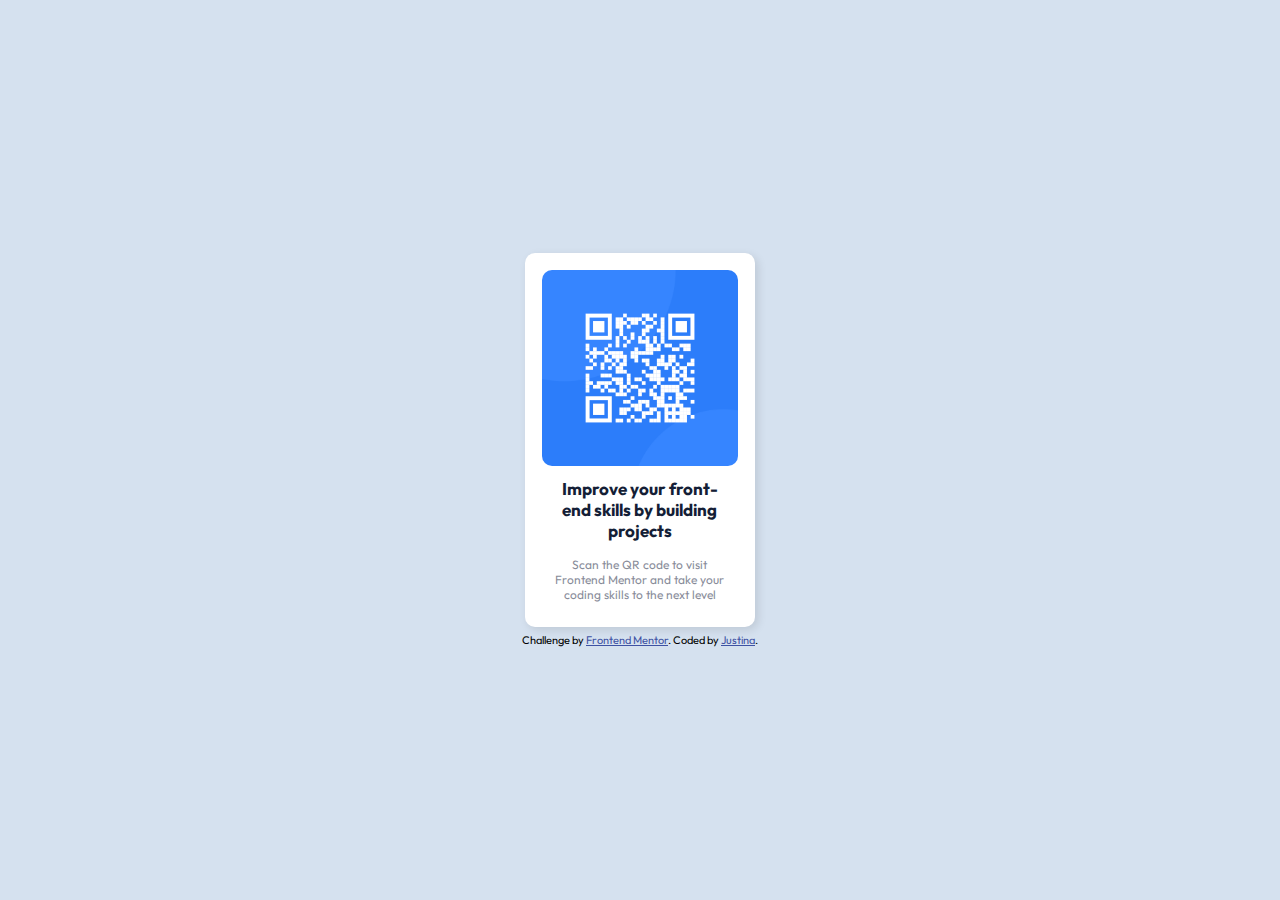
<file: qr-code-component-main/index.html>
<!DOCTYPE html>
<html lang="en">

<head>
  <meta charset="UTF-8">
  <meta name="viewport" content="width=device-width, initial-scale=1.0">

  <!-- displays site properly based on user's device -->

  <link rel="icon" type="image/png" sizes="32x32" href="./images/favicon-32x32.png">

  <link rel="stylesheet" href="styles.css">

  <title>Frontend Mentor | QR code component</title>

  <style>

  </style>
</head>

<body>
  <div class="caja-contenido">

    <div class="caja-grande">
      <div class="imagen"><img src="images/image-qr-code.png" alt="Código QR para escanear"></div>
      <div class="titulo">Improve your front-end skills by building projects</div>
      <div class="contenido">Scan the QR code to visit Frontend Mentor and take your coding skills to the next level</div>
    </div>

    <div class="attribution">
      Challenge by <a href="https://www.frontendmentor.io?ref=challenge" target="_blank">Frontend Mentor</a>.
      Coded by <a href="#">Justina</a>.
    </div>
  </div>
</body>

</html>
</file>
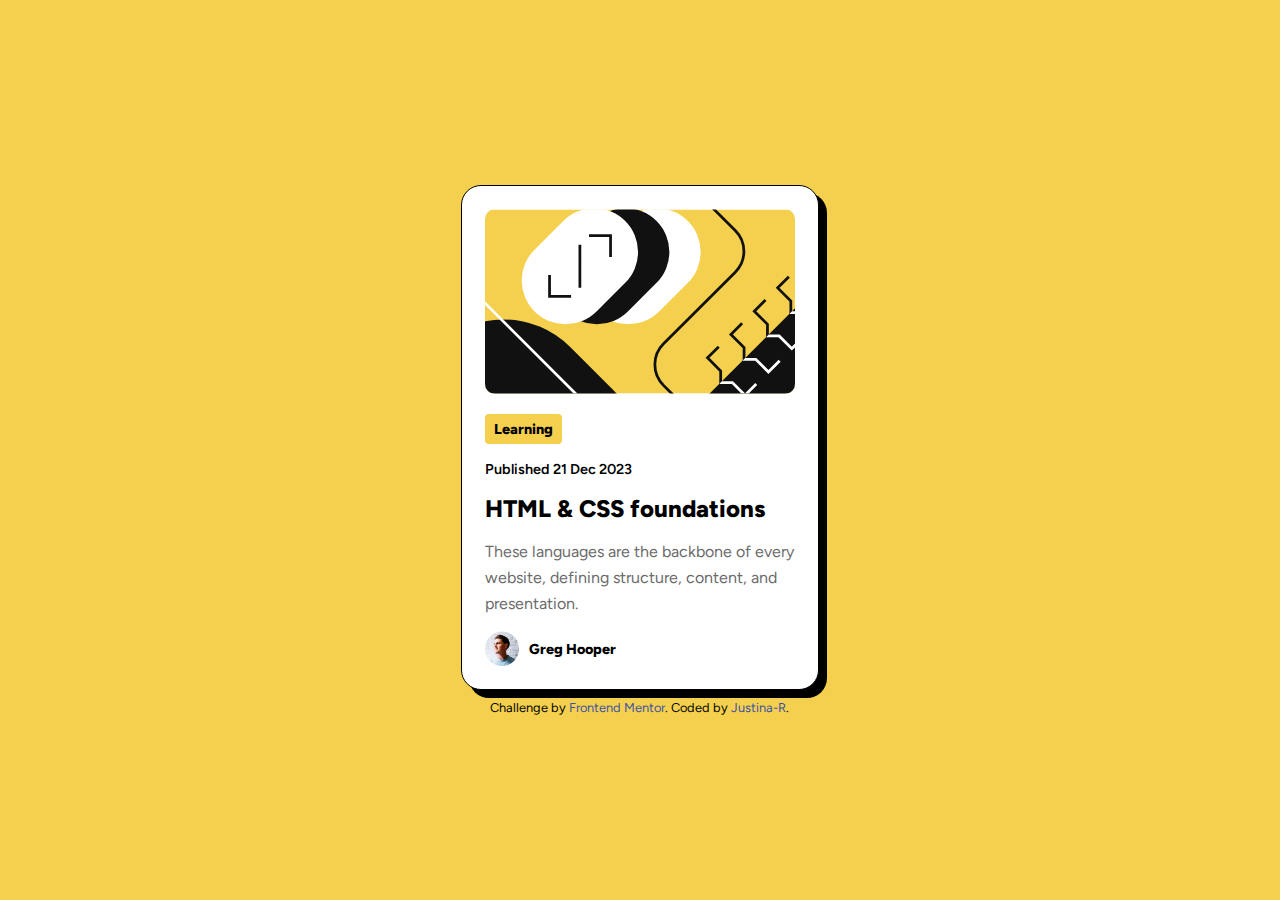
<file: blog-preview-card-main/live-site/index.html>
<!DOCTYPE html>
<html lang="en">
<head>
  <meta charset="UTF-8">
  <meta name="viewport" content="width=device-width, initial-scale=1.0"> <!-- displays site properly based on user's device -->

  <link rel="icon" type="image/png" sizes="32x32" href="../assets/images/favicon-32x32.png">
  
  <title>Frontend Mentor | Blog preview card</title>

  <link rel="stylesheet" href="fonts.css">

  <link rel="stylesheet" href="styles.css">
  
</head>
<body>

  <div class="contenedor">
    <div class="card">
      <div class="imagen"><img src="../assets/images/illustration-article.svg" alt="Imagen ilustrada para introducir a HTML y CSS"></div>
      <div class="categoria">Learning</div>
      <p class="publicacion">Published 21 Dec 2023</p>
      <h1 class="titulo">HTML & CSS foundations</h1>
      <p class="contenido">These languages are the backbone of every website, defining structure, content, and presentation.</p>
      <div class="autor">
        <img src="../assets/images/image-avatar.webp" alt="imagen del autor del blog">
        <p class="nombre">Greg Hooper</p>
      </div>
    </div>
  
    <p class="attribution">
      Challenge by <a href="https://www.frontendmentor.io?ref=challenge" target="_blank">Frontend Mentor</a>. 
      Coded by <a href="https://github.com/Justina-R">Justina-R</a>.
    </p>
  </div>
</body>
</html>
</file>
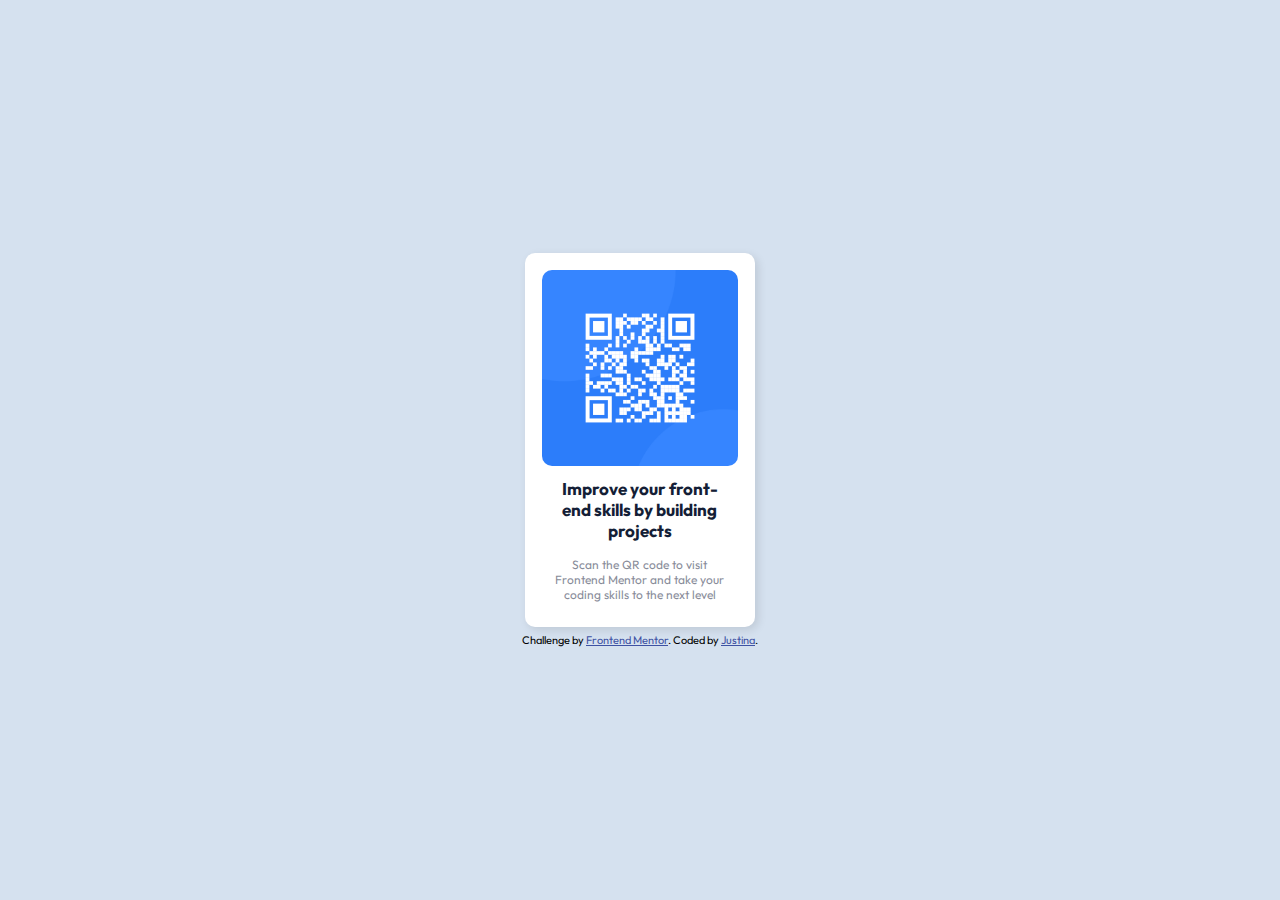
<file: qr-code-component-main/live-site/index.html>
<!DOCTYPE html>
<html lang="en">

<head>
  <meta charset="UTF-8">
  <meta name="viewport" content="width=device-width, initial-scale=1.0">

  <!-- displays site properly based on user's device -->

  <link rel="icon" type="image/png" sizes="32x32" href="../images/favicon-32x32.png">

  <link rel="stylesheet" href="styles.css">

  <title>Frontend Mentor | QR code component</title>

  <style>

  </style>
</head>

<body>
  <div class="caja-contenido">

    <div class="caja-grande">
      <div class="imagen"><img src="../images/image-qr-code.png" alt="Código QR para escanear"></div>
      <div class="titulo">Improve your front-end skills by building projects</div>
      <div class="contenido">Scan the QR code to visit Frontend Mentor and take your coding skills to the next level</div>
    </div>

    <div class="attribution">
      Challenge by <a href="https://www.frontendmentor.io?ref=challenge" target="_blank">Frontend Mentor</a>.
      Coded by <a href="#">Justina</a>.
    </div>
  </div>
</body>

</html>
</file>
<file: qr-code-component-main/styles.css>
@import url('https://fonts.googleapis.com/css2?family=Outfit:wght@100..900&display=swap');

* {
    font-family: "Outfit", sans-serif;
    box-sizing: border-box;
    margin: 0;
    padding: 0;
    position: relative;
    
}

.caja-contenido{
    display: flex;
    flex-direction: column;
    gap: 6px;
    justify-content: center;
    align-items: center;
    background-color: #d5e1ef;
    height: 100vh;
}

.caja-grande {
    display: flex;
    flex-direction: column;
    background-color: #ffffff;
    align-items: center;
    padding: 17px;
    border-radius: 10px;
    width: 18%;
    box-shadow: 3px 3px 10px rgba(0, 0, 0, 0.11);
}

.imagen img{
    width: 100%;
    border-radius: 10px;
}

.titulo {
    text-align: center;
    font-weight: 700;
    color: #141e36;
    padding: 8px 14px;
    font-size: 17px;
}

.contenido {
    font-size: 12px;
    color: #888c99;
    text-align: center;
    padding: 8px 12px;
}





/* Segmento de créditos (vino en el paquete)*/
.attribution {
    font-size: 11px;
    text-align: center;
  }

  .attribution a {
    color: hsl(228, 45%, 44%);
  }

/* MEDIA QUERIES */

@media only screen and (max-width: 768px) {
    /* Ajustar el layout para móviles */
    .caja-grande {
        width: 86%; /* Aumentar el ancho en móviles */
    }

    .titulo {
        font-size: 1.2rem; /* Ajustar el tamaño de la fuente */
    }

    .contenido {
        font-size: 1rem;
    }
}
</file>
<file: blog-preview-card-main/live-site/fonts.css>
@font-face {
    font-family: "Figtree";
    src: url("../assets/fonts/Figtree-VariableFont_wght.ttf") format("truetype");
    font-weight: 400;
}

@font-face {
    font-family: "Figtree";
    src: url("../assets/fonts/static/Figtree-ExtraBold.ttf");
    font-weight: 800;
}

@font-face {
    font-family: "Figtree";
    src: url("../assets/fonts/static/Figtree-SemiBold.ttf");
    font-weight: 600;
}
</file>
<file: blog-preview-card-main/live-site/styles.css>
* {
  font-family: Figtree;
  box-sizing: border-box;
  margin: 0;
  padding: 0;
  position: relative;
  overflow-wrap: break-word;
}


body {
    background-color: hsl(47, 88%, 63%);
    height: 100vh;
    /* Para centrar la card en el medio de la página */
    display: flex;
    justify-content: center;
    align-items: center;
}


/* Contiene a la card y los créditos */
.contenedor {
    display: flex;
    flex-direction: column;
    gap: 10px;
    max-width: 600px;
    width: 28%;
}


.card {
    display: flex;
    flex-direction: column;
    background-color: hsl(0, 0%, 100%);
    border-radius: 20px;
    padding: 23px;
    border: 1px solid black;
    box-shadow: 8px 8px black;
}

/* PARTES DE LA CARD */

.imagen img {
    max-width: 100%;
    border-radius: 10px;
}

.imagen {
    align-self: center;
}

.categoria {
    background-color: hsl(47, 88%, 63%);
    border-radius: 4px;
    width: 25%;
    margin: 16px 0px;
    padding: 6px 4px;
    text-align: center;
    font-weight: 800;
    font-size: 0.9rem;
}

.publicacion {
    font-size: 0.9rem;
    font-weight: 600;
}

.titulo {
    font-weight: 800;
    font-size: 1.5rem;
    margin: 16px 0px;
}

.titulo:hover, .titulo:active, .titulo:focus {
    color: hsl(47, 88%, 63%);
}

.contenido {
    line-height: 1.6;
    margin-bottom: 15px;
    color: hsl(0, 0%, 42%);
    word-break: break-word;
    hyphens: auto;
    font-size: 1rem;
}

.autor {
    display: flex;
    align-items: center;
    gap: 10px;
}

.autor .nombre {
    font-weight: 800;
    font-size: 0.9rem;
}

.autor img {
    height: 2.2rem;
    object-fit: cover;
}


/* CRÉDITOS */
.attribution {
  font-size: 0.8rem;
  text-align: center;
}
.attribution a {
  color: hsl(228, 45%, 44%);
  text-decoration: none;
}

/* Estilos para celulares grandes */
@media only screen and (max-width: 768px) {
    .contenedor {
        max-width: 400px;
        width: 85%;
    }
}

/* Estilos para tablets */
@media (min-width: 768px) and (max-width: 1024px) {
    .contenedor {
        max-width: 400px;
        width: 40%;
    }
}
</file>
<file: qr-code-component-main/live-site/styles.css>
@import url('https://fonts.googleapis.com/css2?family=Outfit:wght@100..900&display=swap');

* {
    font-family: "Outfit", sans-serif;
    box-sizing: border-box;
    margin: 0;
    padding: 0;
    position: relative;
    
}

.caja-contenido{
    display: flex;
    flex-direction: column;
    gap: 6px;
    justify-content: center;
    align-items: center;
    background-color: #d5e1ef;
    height: 100vh;
}

.caja-grande {
    display: flex;
    flex-direction: column;
    background-color: #ffffff;
    align-items: center;
    padding: 17px;
    border-radius: 10px;
    width: 18%;
    box-shadow: 3px 3px 10px rgba(0, 0, 0, 0.11);
}

.imagen img{
    width: 100%;
    border-radius: 10px;
}

.titulo {
    text-align: center;
    font-weight: 700;
    color: #141e36;
    padding: 8px 14px;
    font-size: 17px;
}

.contenido {
    font-size: 12px;
    color: #888c99;
    text-align: center;
    padding: 8px 12px;
}





/* Segmento de créditos (vino en el paquete)*/
.attribution {
    font-size: 11px;
    text-align: center;
  }

  .attribution a {
    color: hsl(228, 45%, 44%);
  }

/* MEDIA QUERIES */

@media only screen and (max-width: 768px) {
    /* Ajustar el layout para móviles */
    .caja-grande {
        width: 86%; /* Aumentar el ancho en móviles */
    }

    .titulo {
        font-size: 1.2rem; /* Ajustar el tamaño de la fuente */
    }

    .contenido {
        font-size: 1rem;
    }
}
</file>
